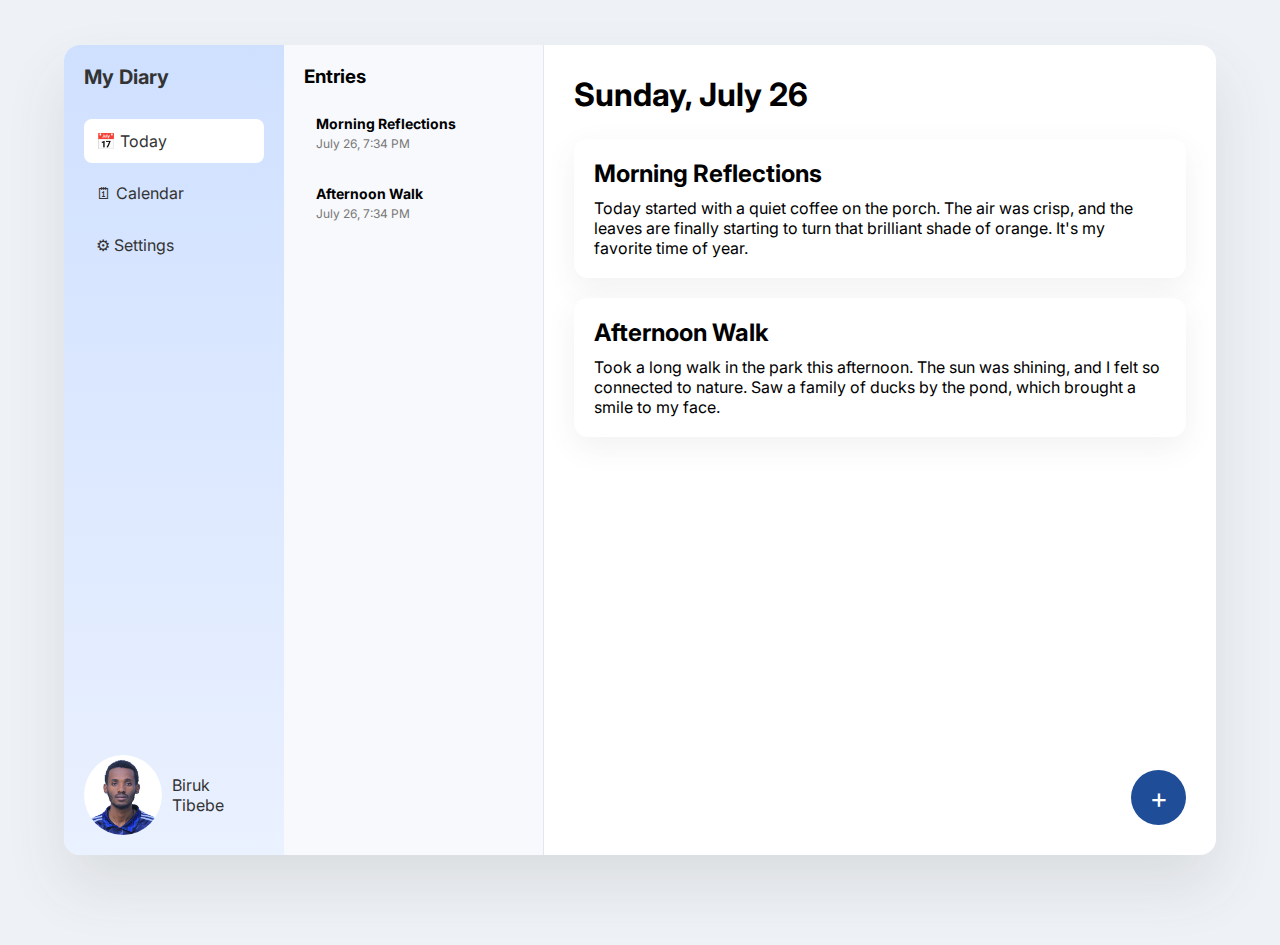
<file: Chapter4/Chapter4_challenge_DiaryManager_GUI/src/main/resources/org/example/personaldiarymanagergui/DiaryUI/index.html>
<!DOCTYPE html>
<html lang="en">
<head>
    <meta charset="UTF-8">
    <title>My Diary</title>
    <link rel="stylesheet" href="style.css">
    <link href="https://fonts.googleapis.com/css2?family=Inter:wght@300;400;500;600&display=swap" rel="stylesheet">
</head>
<body>

<div class="app">

    <!-- Sidebar -->
    <aside class="sidebar">
        <h2 class="logo">My Diary</h2>

        <nav>
            <a href="#" class="active" onclick="showSection('today', this)">📅 Today</a>
            <a href="#" onclick="showSection(' Calendar', this)">🗓  Calendar</a>
            <a href="#" onclick="showSection('Settings', this)">⚙ Settings</a>
        </nav>

        <div class="profile">
            <img src="profile-pic.png" alt="Profile Picture">
            <span>Biruk Tibebe</span>
        </div>
    </aside>

    <!-- Entries List -->
    <section class="entries">
        <h3>Entries</h3>
        <div id="sidebar-entries-list">
            <!-- Sidebar entries will be generated here -->
        </div>
    </section>

    <!-- Main Content -->
    <main class="content">

        <!-- Today View (Feed of today's entries) -->
        <div id="today-view">
            <h1 id="currentDate">Tuesday, October 26</h1>
            <div id="today-entries-container">
                <!-- Entry cards will be generated here -->
            </div>
            <button class="fab" onclick="diaryApp.openNewEntryEditor()">+</button>
        </div>

        <!-- Single Entry View -->
        <div id="single-entry-view" style="display: none;">
            <div style="display: flex; justify-content: space-between; align-items: center; margin-bottom: 20px;">
                <button onclick="showSection('today', document.querySelector('.sidebar nav a:first-child'))" style="border: none; background: none; cursor: pointer; color: #3b82f6; font-size: 16px;">&larr; Back to Today</button>
                <button id="edit-entry-btn" style="padding: 8px 16px; background: #3b82f6; color: white; border: none; border-radius: 6px; cursor: pointer;">Edit Entry</button>
            </div>
            <div id="single-entry-content">
                <!-- Single entry content will be generated here -->
            </div>
        </div>

        <!-- Calendar View -->
        <div id="calendar-view" style="display: none;">
            <div class="calendar-header">
                <button onclick="changeMonth(-1)">&#8249;</button>
                <h2 id="calendarMonthYear">Month Year</h2>
                <button onclick="changeMonth(1)">&#8250;</button>
            </div>
            <div class="card">
                <div class="calendar-grid" id="calendarGrid">
                    <!-- Calendar days will be generated here -->
                </div>
            </div>
        </div>

        <!-- Settings View -->
        <div id="settings-view" style="display: none;">
            <h1>Settings</h1>
            <div class="card">
                <h2>Appearance</h2>
                <p>Choose your preferred theme:</p>
                <div class="theme-options">
                    <button class="theme-btn active" onclick="setTheme('light', this)">Light Mode</button>
                    <button class="theme-btn" onclick="setTheme('dark', this)">Dark Mode</button>
                </div>
            </div>
            <div class="card">
                <h2>Notifications</h2>
                <p>Daily Reminders:</p>
                <div class="theme-options">
                    <button class="theme-btn active" onclick="setNotifications(true, this)">On</button>
                    <button class="theme-btn" onclick="setNotifications(false, this)">Off</button>
                </div>
            </div>
        </div>

    </main>

</div>

<script>
    // Sample Data
    let entriesData = [
        {
            id: 1,
            title: "Morning Reflections",
            date: new Date(), // Today
            content: "Today started with a quiet coffee on the porch. The air was crisp, and the leaves are finally starting to turn that brilliant shade of orange. It's my favorite time of year."
        },
        {
            id: 2,
            title: "Afternoon Walk",
            date: new Date(), // Today
            content: "Took a long walk in the park this afternoon. The sun was shining, and I felt so connected to nature. Saw a family of ducks by the pond, which brought a smile to my face."
        },
        
    ];

    let currentCalendarDate = new Date();

    function init() {
        updateHeaderDate();
        renderSidebarEntries();
        renderTodayEntries();
    }

    function updateHeaderDate() {
        const now = new Date();
        const headerOptions = { weekday: 'long', month: 'long', day: 'numeric' };
        const dateElement = document.getElementById('currentDate');
        if (dateElement) {
            dateElement.textContent = now.toLocaleDateString('en-US', headerOptions);
        }
    }

    function renderSidebarEntries() {
        const container = document.getElementById('sidebar-entries-list');
        container.innerHTML = '';

        const timeOptions = { hour: 'numeric', minute: '2-digit' };
        const dateOptions = { month: 'long', day: 'numeric' };

        entriesData.forEach(entry => {
            const div = document.createElement('div');
            div.className = 'entry-item';
            div.onclick = () => showSingleEntry(entry.id);

            const h4 = document.createElement('h4');
            h4.textContent = entry.title;

            const p = document.createElement('p');
            const isToday = entry.date.toDateString() === new Date().toDateString();
            if (isToday) {
                p.textContent = entry.date.toLocaleDateString('en-US', dateOptions) + ", " + entry.date.toLocaleTimeString('en-US', timeOptions);
            } else {
                p.textContent = entry.date.toLocaleDateString('en-US', dateOptions);
            }

            div.appendChild(h4);
            div.appendChild(p);
            container.appendChild(div);
        });
    }

    function renderTodayEntries() {
        const container = document.getElementById('today-entries-container');
        container.innerHTML = '';

        entriesData.forEach(entry => {
            const article = document.createElement('article');
            article.className = 'card';
            article.onclick = () => showSingleEntry(entry.id);
            article.style.cursor = 'pointer';

            const h2 = document.createElement('h2');
            h2.textContent = entry.title;

            const p = document.createElement('p');
            // Strip HTML tags for preview
            const tempDiv = document.createElement("div");
            tempDiv.innerHTML = entry.content;
            p.textContent = tempDiv.textContent || tempDiv.innerText || "";

            article.appendChild(h2);
            article.appendChild(p);
            container.appendChild(article);
        });
    }

    function showSingleEntry(id) {
        const entry = entriesData.find(e => e.id === id);
        if (!entry) return;

        // Hide other views
        document.getElementById('today-view').style.display = 'none';
        document.getElementById('calendar-view').style.display = 'none';
        document.getElementById('settings-view').style.display = 'none';

        // Show single entry view
        const view = document.getElementById('single-entry-view');
        view.style.display = 'block';

        const container = document.getElementById('single-entry-content');
        container.innerHTML = '';

        const article = document.createElement('article');
        article.className = 'card';

        const h1 = document.createElement('h1');
        h1.textContent = entry.title;
        h1.style.marginBottom = '10px';

        const meta = document.createElement('p');
        meta.style.color = '#777';
        meta.style.marginBottom = '20px';
        meta.textContent = entry.date.toLocaleString('en-US', { weekday: 'long', month: 'long', day: 'numeric', hour: 'numeric', minute: '2-digit' });

        const content = document.createElement('div');
        content.innerHTML = entry.content; // Render HTML content

        article.appendChild(h1);
        article.appendChild(meta);
        article.appendChild(content);
        container.appendChild(article);

        // Setup Edit Button
        const editBtn = document.getElementById('edit-entry-btn');
        editBtn.onclick = () => {
            // Call Java method
            diaryApp.editEntry(entry.id, entry.title, entry.content);
        };
    }

    // Called from Java after saving an edit
    function updateEntry(id, title, content) {
        const entryIndex = entriesData.findIndex(e => e.id === id);
        if (entryIndex !== -1) {
            entriesData[entryIndex].title = title;
            entriesData[entryIndex].content = content;

            // Refresh views
            renderSidebarEntries();
            renderTodayEntries();
            showSingleEntry(id); // Refresh the single entry view
        }
    }

    function showSection(sectionId, element) {
        // Update active state in sidebar
        document.querySelectorAll('.sidebar nav a').forEach(a => a.classList.remove('active'));
        if (element) element.classList.add('active');

        // Hide all views
        document.getElementById('today-view').style.display = 'none';
        document.getElementById('calendar-view').style.display = 'none';
        document.getElementById('settings-view').style.display = 'none';
        document.getElementById('single-entry-view').style.display = 'none';

        // Show selected view
        document.getElementById(sectionId + '-view').style.display = 'block';

        if (sectionId === 'calendar') {
            renderCalendar();
        }
    }

    function renderCalendar() {
        const year = currentCalendarDate.getFullYear();
        const month = currentCalendarDate.getMonth();

        const monthNames = ["January", "February", "March", "April", "May", "June",
            "July", "August", "September", "October", "November", "December"
        ];

        document.getElementById('calendarMonthYear').textContent = `${monthNames[month]} ${year}`;

        const grid = document.getElementById('calendarGrid');
        grid.innerHTML = '';

        // Day Headers
        const days = ['Sun', 'Mon', 'Tue', 'Wed', 'Thu', 'Fri', 'Sat'];
        days.forEach(day => {
            const div = document.createElement('div');
            div.className = 'calendar-day-header';
            div.textContent = day;
            grid.appendChild(div);
        });

        // Days
        const firstDay = new Date(year, month, 1).getDay();
        const daysInMonth = new Date(year, month + 1, 0).getDate();

        // Empty slots before first day
        for (let i = 0; i < firstDay; i++) {
            const div = document.createElement('div');
            div.className = 'calendar-day empty';
            grid.appendChild(div);
        }

        // Days of the month
        const today = new Date();
        for (let i = 1; i <= daysInMonth; i++) {
            const div = document.createElement('div');
            div.className = 'calendar-day';
            div.textContent = i;

            if (year === today.getFullYear() && month === today.getMonth() && i === today.getDate()) {
                div.classList.add('today');
            }

            grid.appendChild(div);
        }
    }

    function changeMonth(offset) {
        currentCalendarDate.setMonth(currentCalendarDate.getMonth() + offset);
        renderCalendar();
    }

    function setTheme(theme, btn) {
        if (theme === 'dark') {
            document.body.classList.add('dark-mode');
        } else {
            document.body.classList.remove('dark-mode');
        }

        // Update button states
        const parent = btn.parentElement;
        parent.querySelectorAll('.theme-btn').forEach(b => b.classList.remove('active'));
        btn.classList.add('active');
    }

    function setNotifications(isOn, btn) {
        // Update button states
        const parent = btn.parentElement;
        parent.querySelectorAll('.theme-btn').forEach(b => b.classList.remove('active'));
        btn.classList.add('active');

        console.log("Notifications set to: " + (isOn ? "On" : "Off"));
    }

    // Initialize the app
    init();
</script>

</body>
</html>
</file>
<file: Chapter4/Chapter4_challenge_DiaryManager_GUI/src/main/resources/org/example/personaldiarymanagergui/DiaryUI/style.css>
:root {
    --bg-body: #eef2f6;
    --bg-app: #fff;
    --bg-sidebar: linear-gradient(180deg, #cfe0ff, #eaf1ff);
    --text-main: #000;
    --text-sidebar: #333;
    --bg-nav-active: #fff;
    --bg-entries: #f7f9fc;
    --border-entries: #e2e6ee;
    --text-entry-title: #000;
    --text-entry-date: #777;
    --bg-entry-hover: #e7efff;
    --bg-card: #fff;
    --shadow-app: rgba(75, 66, 66, 0.12);
    --shadow-card: rgba(83, 76, 76, 0.08);
    --bg-calendar-day: #f9f9f9;
    --bg-calendar-hover: #eef2f6;
    --bg-calendar-today: #e7efff;
    --border-calendar-today: #99befa;
    --text-calendar-header: #777;
}

body.dark-mode {
    --bg-body: #121212;
    --bg-app: #1e1e1e;
    --bg-sidebar: linear-gradient(180deg, #2c3e50, #1a252f);
    --text-main: #e0e0e0;
    --text-sidebar: #e0e0e0;
    --bg-nav-active: #333;
    --bg-entries: #252525;
    --border-entries: #333;
    --text-entry-title: #e0e0e0;
    --text-entry-date: #aaa;
    --bg-entry-hover: #333;
    --bg-card: #2d2d2d;
    --shadow-app: rgba(0,0,0,0.5);
    --shadow-card: rgba(0,0,0,0.3);
    --bg-calendar-day: #333;
    --bg-calendar-hover: #444;
    --bg-calendar-today: #3b82f6;
    --border-calendar-today: #5c9aff;
    --text-calendar-header: #aaa;
}

* {
    margin: 0;
    padding: 0;
    box-sizing: border-box;
    font-family: 'Inter', sans-serif;
}

body {
    background: var(--bg-body);
    height: 100vh;
    color: var(--text-main);
    transition: background 0.3s, color 0.3s;
}

.app {
    display: flex;
    height: 90vh;
    width: 90%;
    margin: 5vh auto;
    background: var(--bg-app);
    border-radius: 16px;
    overflow: hidden;
    box-shadow: 0 30px 60px var(--shadow-app);
    transition: background 0.3s;
}

/* SIDEBAR */
.sidebar {
    width: 220px;
    background: var(--bg-sidebar);
    padding: 20px;
    display: flex;
    flex-direction: column;
}

.logo {
    font-size: 20px;
    margin-bottom: 30px;
    color: var(--text-sidebar);
}

.sidebar nav a {
    display: block;
    padding: 12px;
    margin-bottom: 8px;
    border-radius: 8px;
    cursor: pointer;
    color: var(--text-sidebar);
    text-decoration: none;
    transition: background 0.2s;
}

.sidebar nav a.active,
.sidebar nav a:hover {
    background: var(--bg-nav-active);
}

.profile {
    margin-top: auto;
    display: flex;
    align-items: center;
    gap: 10px;
    color: var(--text-sidebar);
}

.profile img {
    border-radius: 50%;
}

/* ENTRIES */
.entries {
    width: 260px;
    background: var(--bg-entries);
    padding: 20px;
    border-right: 1px solid var(--border-entries);
}

.entries h3 {
    margin-bottom: 15px;
    color: var(--text-main);
}

.entry-item {
    padding: 12px;
    border-radius: 10px;
    margin-bottom: 10px;
    cursor: pointer;
    transition: background 0.2s;
}

.entry-item h4 {
    font-size: 14px;
    margin-bottom: 4px;
    color: var(--text-entry-title);
}

.entry-item p {
    font-size: 12px;
    color: var(--text-entry-date);
}

.entry-item.active,
.entry-item:hover {
    background: var(--bg-entry-hover);
}

/* CONTENT */
.content {
    flex: 1;
    padding: 30px;
    position: relative;
    overflow-y: auto;
}

.content h1 {
    margin-bottom: 25px;
    color: var(--text-main);
}

.card {
    background: var(--bg-card);
    padding: 20px;
    border-radius: 14px;
    margin-bottom: 20px;
    box-shadow: 0 10px 30px var(--shadow-card);
    transition: background 0.3s;
}

.card h2 {
    margin-bottom: 10px;
    color: var(--text-main);
}

.card p {
    color: var(--text-main);
}

/* FLOATING BUTTON */
.fab {
    position: absolute;
    right: 30px;
    bottom: 30px;
    width: 55px;
    height: 55px;
    border-radius: 50%;
    border: none;
    font-size: 28px;
    background: #1f4d97;
    color: white;
    cursor: pointer;
}

/* CALENDAR STYLES */
.calendar-header {
    display: flex;
    justify-content: space-between;
    align-items: center;
    margin-bottom: 20px;
}

.calendar-header button {
    background: none;
    border: none;
    font-size: 18px;
    cursor: pointer;
    padding: 5px 10px;
    border-radius: 5px;
    color: var(--text-main);
}

.calendar-header button:hover {
    background-color: var(--bg-calendar-hover);
}

.calendar-header h2 {
    color: var(--text-main);
}

.calendar-grid {
    display: grid;
    grid-template-columns: repeat(7, 1fr);
    gap: 10px;
}

.calendar-day-header {
    text-align: center;
    font-weight: 600;
    color: var(--text-calendar-header);
    padding-bottom: 10px;
}

.calendar-day {
    height: 80px;
    background: var(--bg-calendar-day);
    border-radius: 8px;
    padding: 8px;
    font-size: 14px;
    cursor: pointer;
    transition: background 0.2s;
    color: var(--text-main);
}

.calendar-day:hover {
    background: var(--bg-calendar-hover);
}

.calendar-day.today {
    background: var(--bg-calendar-today);
    border: 1px solid var(--border-calendar-today);
    font-weight: 600;
    color: var(--text-main);
}

.calendar-day.empty {
    background: transparent;
    cursor: default;
}

/* SETTINGS STYLES */
.theme-options {
    display: flex;
    gap: 10px;
    margin-top: 10px;
}

.theme-btn {
    padding: 10px 20px;
    border: 1px solid #ccc;
    border-radius: 8px;
    background: var(--bg-card);
    color: var(--text-main);
    cursor: pointer;
    transition: all 0.2s;
}

.theme-btn:hover {
    background: var(--bg-entry-hover);
}

.theme-btn.active {
    background: #729de2;
    color: white;
    border-color: #7da5e6;
}

/* Minimize orifile / profile picture size (smaller, circular) */
.sidebar .profile img,
#orifile,
.orifile {
    width: 80px;
    height: 80px;
    max-width: 80px;
    max-height: 80px;
    border-radius: 50%;
    display: inline-block;
    object-fit: cover; /* crop to fill the circle */
    overflow: hidden;
}

/* If orifile is used as a background */
.orifile-bg {
    width: 80px;
    height: 80px;
    background-size: cover;
    background-repeat: no-repeat;
    background-position: center;
    border-radius: 50%;
}
</file>
